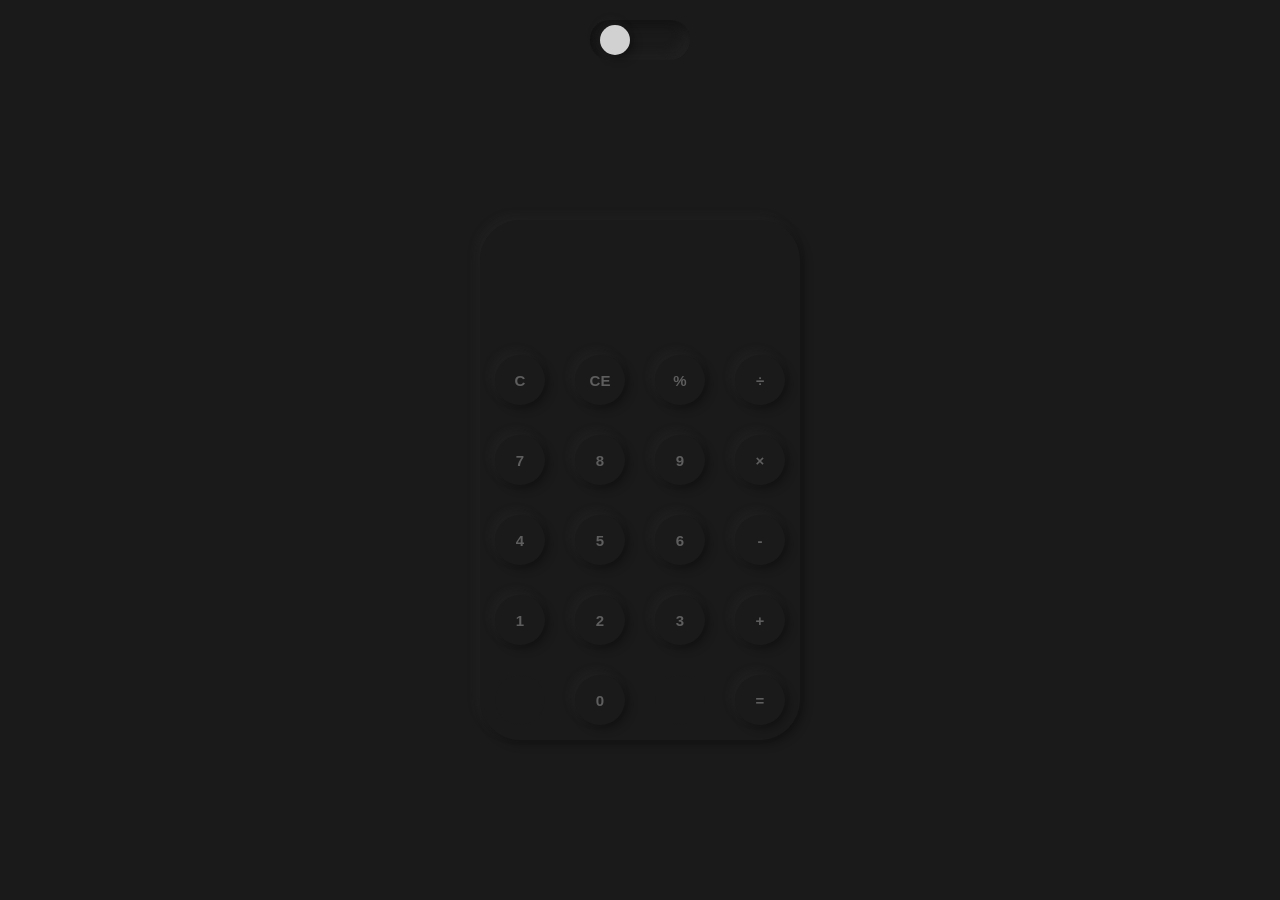
<file: Neumorphism_Calculator/calculator.html>
<!DOCTYPE html>
<html lang="en">
  <head>
    <meta charset="UTF-8" />
    <meta name="viewport" content="width=device-width, initial-scale=1.0" />
    <title>Calculator</title>
    <link rel="stylesheet" href="scss/style.css" />
    <link href="https://fonts.googleapis.com/css2?family=Poppins&display=swap" rel="stylesheet" />
  </head>
  <body class="">
    <div class="container">
      <div class="switch-toggle">
        <input type="checkbox" class="toggler" />
        <div class="switch-body">
          <span class="switch-slider"></span>
        </div>
      </div>
      <div class="calculator">
        <div class="result">
          <div class="history">
            <p class="history-value"></p>
          </div>
          <div class="output">
            <p class="output-value"></p>
          </div>
        </div>
        <div class="keyboard">
          <button class="operator" id="clear">C</button>
          <button class="operator" id="backspace">CE</button>
          <button class="operator" id="%">%</button>
          <button class="operator" id="/">&#247;</button>
          <button class="number" id="7">7</button>
          <button class="number" id="8">8</button>
          <button class="number" id="9">9</button>
          <button class="operator" id="*">&times;</button>
          <button class="number" id="4">4</button>
          <button class="number" id="5">5</button>
          <button class="number" id="6">6</button>
          <button class="operator" id="-">-</button>
          <button class="number" id="1">1</button>
          <button class="number" id="2">2</button>
          <button class="number" id="3">3</button>
          <button class="operator" id="+">+</button>
          <button class="empty" id="empty"></button>
          <button class="number" id="0">0</button>
          <button class="empty" id="empty"></button>
          <button class="operator" id="=">=</button>
        </div>
      </div>
      <footer></footer>
    </div>
    <script src="script.js"></script>
  </body>
</html>
</file>
<file: Neumorphism_Calculator/scss/style.css>
* {
  margin: 0;
  padding: 0;
}

body {
  background-color: #1a1a1a;
  font-family: 'Poppins', sans-serif;
  -webkit-user-select: none;
     -moz-user-select: none;
      -ms-user-select: none;
          user-select: none;
  -webkit-transition: .5s;
  transition: .5s;
}

.buttons, body.light-mode .calculator .keyboard .empty, .container .calculator .keyboard .number, .container .calculator .keyboard .operator, .container .calculator .keyboard .empty {
  width: 50px;
  height: 50px;
  margin: 15px;
  float: left;
  border-radius: 50%;
  border-width: 0;
  font-weight: bold;
  font-size: 15px;
  -webkit-transition: .1s;
  transition: .1s;
  background-color: #1a1a1a;
  -webkit-box-shadow: 4px 4px 10px rgba(0, 0, 0, 0.3), -4px -4px 10px rgba(58, 58, 58, 0.2);
          box-shadow: 4px 4px 10px rgba(0, 0, 0, 0.3), -4px -4px 10px rgba(58, 58, 58, 0.2);
  color: #5e5e5e;
  cursor: pointer;
  -webkit-transition: .5s;
  transition: .5s;
}

.buttons:focus, body.light-mode .calculator .keyboard .empty:focus, .container .calculator .keyboard .number:focus, .container .calculator .keyboard .operator:focus, .container .calculator .keyboard .empty:focus {
  outline: 0;
}

.buttons:active, body.light-mode .calculator .keyboard .empty:active, .container .calculator .keyboard .number:active, .container .calculator .keyboard .operator:active, .container .calculator .keyboard .empty:active {
  color: #494949;
  font-size: 13px;
  -webkit-box-shadow: inset 5px 5px 11px #121212, inset -5px -5px 11px #222222;
          box-shadow: inset 5px 5px 11px #121212, inset -5px -5px 11px #222222;
}

body.light-mode {
  background-color: #d1d1d1;
}

body.light-mode .buttons, body.light-mode .calculator .keyboard .empty, body.light-mode .container .calculator .keyboard .number, .container .calculator .keyboard body.light-mode .number, body.light-mode .container .calculator .keyboard .operator, .container .calculator .keyboard body.light-mode .operator, .container .calculator .keyboard body.light-mode .empty {
  background-color: #d1d1d1;
  -webkit-box-shadow: 8px 8px 13px #c7c7c7, -8px -8px 13px #dbdbdb;
          box-shadow: 8px 8px 13px #c7c7c7, -8px -8px 13px #dbdbdb;
  color: #1a1a1a;
}

body.light-mode .buttons:active, body.light-mode .calculator .keyboard .empty:active, body.light-mode .container .calculator .keyboard .number:active, .container .calculator .keyboard body.light-mode .number:active, body.light-mode .container .calculator .keyboard .operator:active, .container .calculator .keyboard body.light-mode .operator:active, .container .calculator .keyboard body.light-mode .empty:active {
  -webkit-box-shadow: inset 8px 8px 13px #c7c7c7, inset -8px -8px 13px #dbdbdb;
          box-shadow: inset 8px 8px 13px #c7c7c7, inset -8px -8px 13px #dbdbdb;
}

body.light-mode .calculator {
  background-color: #d1d1d1;
  -webkit-box-shadow: 8px 8px 13px #c7c7c7, -8px -8px 13px #dbdbdb;
          box-shadow: 8px 8px 13px #c7c7c7, -8px -8px 13px #dbdbdb;
}

body.light-mode .calculator .output-value, body.light-mode .calculator .history-value {
  color: #1a1a1a;
}

body.light-mode .calculator .keyboard .empty {
  -webkit-box-shadow: none;
          box-shadow: none;
  cursor: default;
}

body.light-mode .calculator .keyboard .empty:active {
  -webkit-box-shadow: none;
          box-shadow: none;
}

.container {
  width: 100%;
  margin: auto;
  height: 100vh;
  display: -webkit-box;
  display: -ms-flexbox;
  display: flex;
  -webkit-box-pack: center;
      -ms-flex-pack: center;
          justify-content: center;
  -webkit-box-align: center;
      -ms-flex-align: center;
          align-items: center;
  -webkit-box-orient: vertical;
  -webkit-box-direction: normal;
      -ms-flex-direction: column;
          flex-direction: column;
}

.container .switch-toggle {
  border-radius: 20px;
  width: 100px;
  height: 40px;
  position: relative;
  margin-top: 20px;
}

.container .switch-toggle input {
  position: absolute;
  width: 100%;
  height: 100%;
  z-index: 100;
  opacity: 0;
}

.container .switch-toggle input:checked + .switch-body .switch-slider {
  -webkit-transform: translateX(50px);
          transform: translateX(50px);
  background-color: #1a1a1a;
}

.container .switch-toggle input:checked + .switch-body {
  background-color: #d1d1d1;
  -webkit-box-shadow: inset 8px 8px 13px #c7c7c7, inset -8px -8px 13px #dbdbdb;
          box-shadow: inset 8px 8px 13px #c7c7c7, inset -8px -8px 13px #dbdbdb;
}

.container .switch-toggle .switch-body {
  position: relative;
  width: 100%;
  height: 40px;
  border-radius: 40px;
  background-color: #1a1a1a;
  -webkit-box-shadow: inset 5px 5px 11px #121212, inset -5px -5px 11px #222222;
          box-shadow: inset 5px 5px 11px #121212, inset -5px -5px 11px #222222;
  -webkit-transition: .5s;
  transition: .5s;
}

.container .switch-toggle .switch-body .switch-slider {
  position: absolute;
  width: 30px;
  height: 30px;
  background-color: #d1d1d1;
  -webkit-box-shadow: 4px 4px 10px rgba(0, 0, 0, 0.3), -4px -4px 10px rgba(58, 58, 58, 0.2);
          box-shadow: 4px 4px 10px rgba(0, 0, 0, 0.3), -4px -4px 10px rgba(58, 58, 58, 0.2);
  top: 5px;
  left: 10px;
  border-radius: 50%;
  -webkit-transition: .5s;
  transition: .5s;
}

.container .calculator {
  width: 320px;
  height: 520px;
  margin: auto;
  position: relative;
  border-radius: 40px;
  background-color: #1a1a1a;
  -webkit-box-shadow: 4px 4px 10px rgba(0, 0, 0, 0.3), -4px -4px 10px rgba(58, 58, 58, 0.2);
          box-shadow: 4px 4px 10px rgba(0, 0, 0, 0.3), -4px -4px 10px rgba(58, 58, 58, 0.2);
  -webkit-transition: .5s;
  transition: .5s;
}

.container .calculator .result {
  height: 120px;
  color: #bfbfbf;
  overflow: hidden;
}

.container .calculator .result .history {
  text-align: right;
  height: 20px;
  margin: 0 20px;
  padding-top: 20px;
  color: #919191;
}

.container .calculator .result .history .history-value {
  font-size: 15px;
}

.container .calculator .output {
  text-align: right;
  height: 60px;
  margin: 10px 20px;
}

.container .calculator .output .output-value {
  font-size: 30px;
}

.container .calculator .keyboard {
  height: 400px;
}

.container .calculator .keyboard .empty {
  -webkit-box-shadow: none;
          box-shadow: none;
  cursor: default;
}

.container .calculator .keyboard .empty:active {
  -webkit-box-shadow: none;
          box-shadow: none;
}

.container footer {
  text-align: center;
}

.container footer a {
  color: #5e5e5e;
}
/*# sourceMappingURL=style.css.map */
</file>
